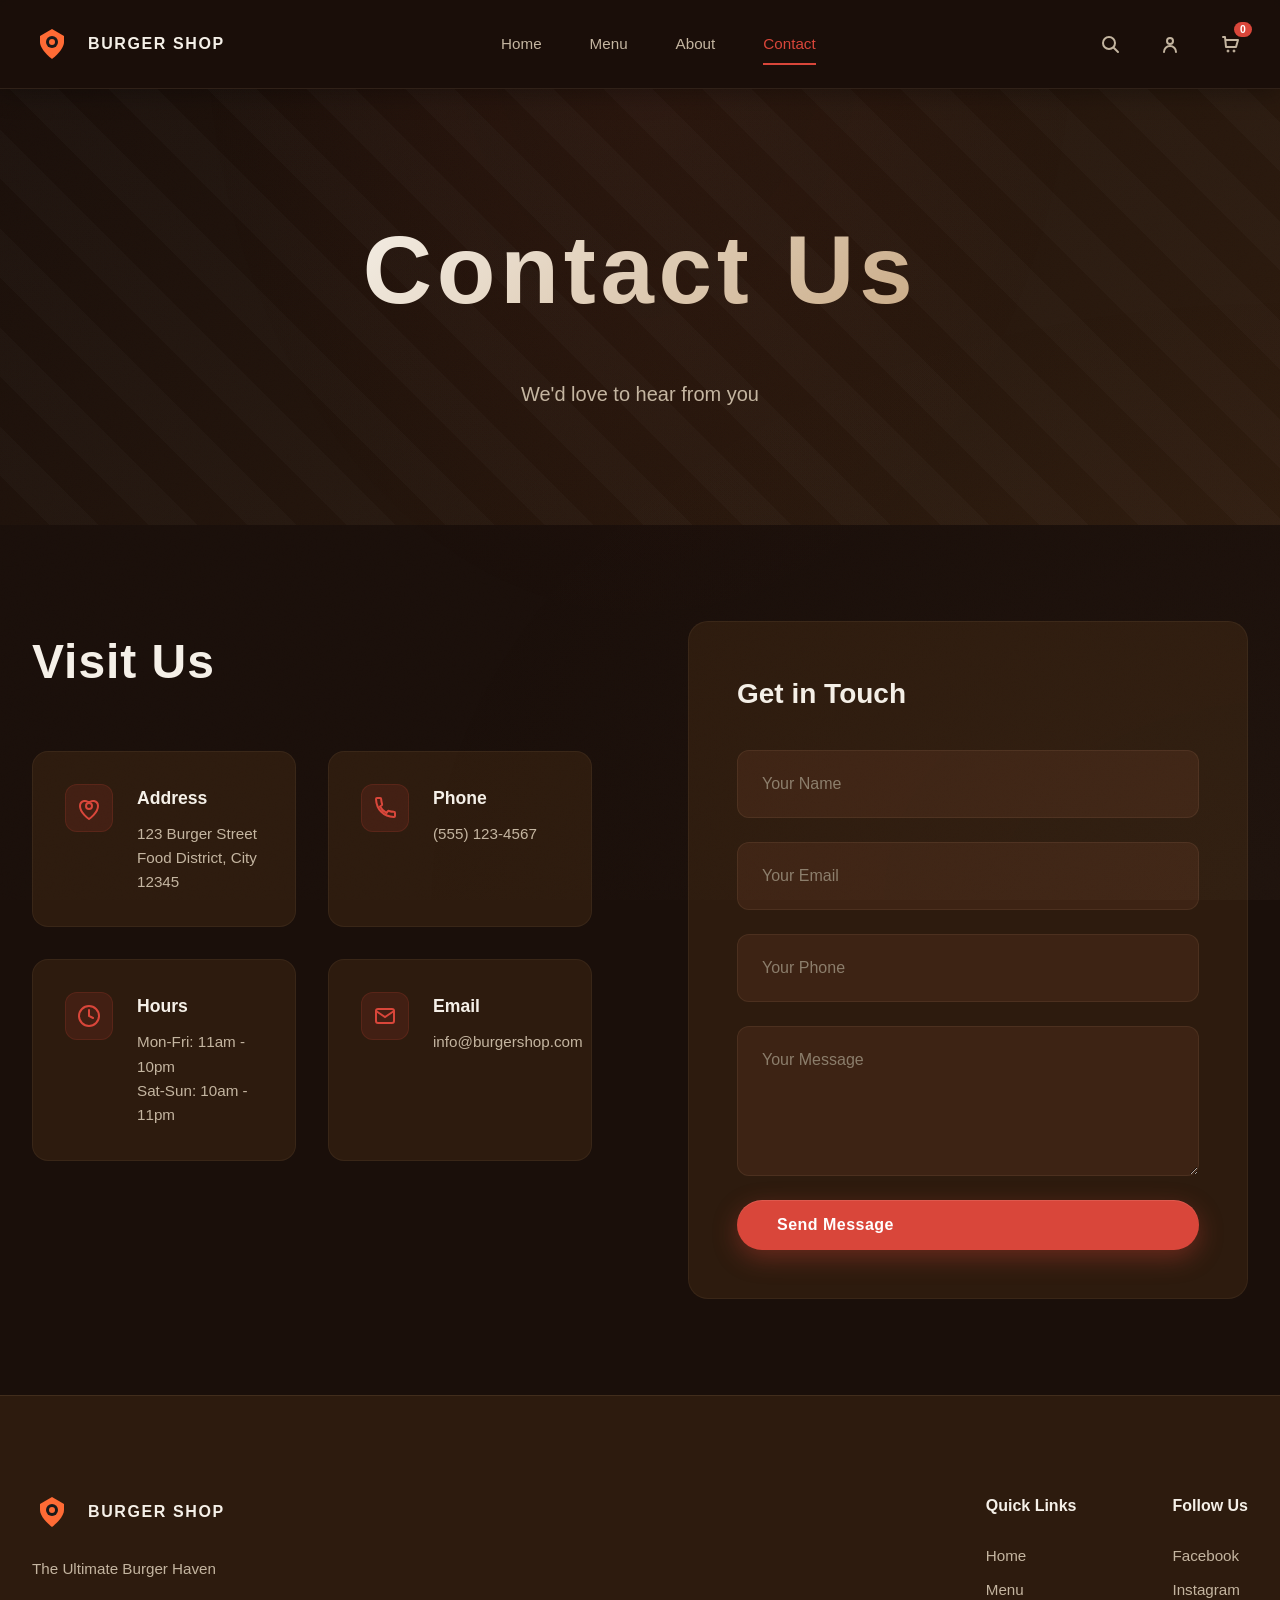
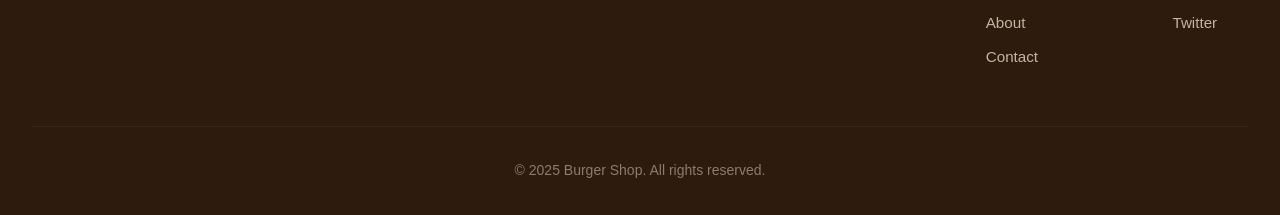
<file: contact.html>
<!DOCTYPE html>
<html lang="en">
<head>
    <meta charset="UTF-8">
    <meta name="viewport" content="width=device-width, initial-scale=1.0">
    <title>Contact - Burger Shop</title>
    <link rel="preconnect" href="https://fonts.googleapis.com">
    <link rel="preconnect" href="https://fonts.gstatic.com" crossorigin>
    <link href="https://fonts.googleapis.com/css2?family=Black+Ops+One&family=Outfit:wght@300;400;500;600;700;800;900&display=swap" rel="stylesheet">
    <link rel="stylesheet" href="styles.css">
</head>
<body>
    <div class="particles-container" id="particles"></div>

    <header class="header">
        <div class="header-content">
            <div class="logo">
                <svg width="40" height="40" viewBox="0 0 40 40" fill="none" xmlns="http://www.w3.org/2000/svg">
                    <path d="M20 5L8 12V18C8 26 20 35 20 35C20 35 32 26 32 18V12L20 5Z" fill="#FF6B35"/>
                    <circle cx="20" cy="18" r="6" fill="#1A1A1A"/>
                    <circle cx="20" cy="18" r="3" fill="#FF6B35"/>
                </svg>
                <div class="logo-text">
                    <span class="logo-name">BURGER SHOP</span>
                </div>
            </div>
            <nav class="nav-menu">
                <a href="index.html" class="nav-link">Home</a>
                <a href="menu.html" class="nav-link">Menu</a>
                <a href="about.html" class="nav-link">About</a>
                <a href="contact.html" class="nav-link active">Contact</a>
            </nav>
            <div class="header-actions">
                <button class="icon-btn" aria-label="Search">
                    <svg width="20" height="20" viewBox="0 0 20 20" fill="none" stroke="currentColor">
                        <circle cx="9" cy="9" r="6" stroke-width="2"/>
                        <path d="M14 14L18 18" stroke-width="2" stroke-linecap="round"/>
                    </svg>
                </button>
                <button class="icon-btn" aria-label="Account">
                    <svg width="20" height="20" viewBox="0 0 20 20" fill="none" stroke="currentColor">
                        <circle cx="10" cy="7" r="3" stroke-width="2"/>
                        <path d="M4 18C4 14.686 6.686 12 10 12C13.314 12 16 14.686 16 18" stroke-width="2" stroke-linecap="round"/>
                    </svg>
                </button>
                <button class="icon-btn cart-btn" aria-label="Cart">
                    <svg width="20" height="20" viewBox="0 0 20 20" fill="none" stroke="currentColor">
                        <path d="M3 3H5L6 13H16L18 6H6" stroke-width="2" stroke-linecap="round" stroke-linejoin="round"/>
                        <circle cx="8" cy="17" r="1" fill="currentColor"/>
                        <circle cx="14" cy="17" r="1" fill="currentColor"/>
                    </svg>
                    <span class="cart-count">0</span>
                </button>
            </div>
        </div>
    </header>

    <section class="page-hero">
        <div class="page-hero-content">
            <h1 class="page-title">Contact Us</h1>
            <p class="page-subtitle">We'd love to hear from you</p>
        </div>
    </section>

    <section class="contact-section" id="contact">
        <div class="contact-container">
            <div class="contact-info">
                <h2 class="contact-title">Visit Us</h2>
                <div class="info-grid">
                    <div class="info-card">
                        <div class="info-icon">
                            <svg width="24" height="24" viewBox="0 0 24 24" fill="none" stroke="currentColor">
                                <path d="M21 10C21 17 12 23 12 23C12 23 3 17 3 10C3 7.61 4.79 5.64 7 5.06C8.26 4.77 9.61 5.04 10.75 5.75C11.5 6.17 12.5 6.17 13.25 5.75C14.39 5.04 15.74 4.77 17 5.06C19.21 5.64 21 7.61 21 10Z" stroke-width="2"/>
                                <circle cx="12" cy="10" r="3" stroke-width="2"/>
                            </svg>
                        </div>
                        <div class="info-content">
                            <h3>Address</h3>
                            <p>123 Burger Street<br>Food District, City 12345</p>
                        </div>
                    </div>
                    <div class="info-card">
                        <div class="info-icon">
                            <svg width="24" height="24" viewBox="0 0 24 24" fill="none" stroke="currentColor">
                                <path d="M22 16.92V19.92C22 20.52 21.52 21 20.92 21C10.41 20.45 3.55 13.59 3 3.08C3 2.48 3.48 2 4.08 2H7.08C7.68 2 8.16 2.48 8.16 3.08C8.25 4.78 8.56 6.42 9.07 7.97C9.21 8.41 9.07 8.89 8.73 9.2L7.09 10.51C8.57 13.63 10.37 15.43 13.49 16.91L14.8 15.27C15.11 14.93 15.59 14.79 16.03 14.93C17.58 15.44 19.22 15.75 20.92 15.84C21.52 15.84 22 16.32 22 16.92Z" stroke-width="2"/>
                            </svg>
                        </div>
                        <div class="info-content">
                            <h3>Phone</h3>
                            <p>(555) 123-4567</p>
                        </div>
                    </div>
                    <div class="info-card">
                        <div class="info-icon">
                            <svg width="24" height="24" viewBox="0 0 24 24" fill="none" stroke="currentColor">
                                <circle cx="12" cy="12" r="10" stroke-width="2"/>
                                <path d="M12 6V12L16 14" stroke-width="2" stroke-linecap="round"/>
                            </svg>
                        </div>
                        <div class="info-content">
                            <h3>Hours</h3>
                            <p>Mon-Fri: 11am - 10pm<br>Sat-Sun: 10am - 11pm</p>
                        </div>
                    </div>
                    <div class="info-card">
                        <div class="info-icon">
                            <svg width="24" height="24" viewBox="0 0 24 24" fill="none" stroke="currentColor">
                                <rect x="3" y="5" width="18" height="14" rx="2" stroke-width="2"/>
                                <path d="M3 7L12 13L21 7" stroke-width="2" stroke-linecap="round"/>
                            </svg>
                        </div>
                        <div class="info-content">
                            <h3>Email</h3>
                            <p>info@burgershop.com</p>
                        </div>
                    </div>
                </div>
            </div>
            <div class="contact-form-section">
                <h3 class="form-heading">Get in Touch</h3>
                <form class="contact-form">
                    <input type="text" placeholder="Your Name" class="form-input" required>
                    <input type="email" placeholder="Your Email" class="form-input" required>
                    <input type="tel" placeholder="Your Phone" class="form-input">
                    <textarea placeholder="Your Message" class="form-textarea" rows="5" required></textarea>
                    <button type="submit" class="btn btn-primary btn-block">Send Message</button>
                </form>
            </div>
        </div>
    </section>

    <footer class="footer">
        <div class="footer-content">
            <div class="footer-brand">
                <div class="logo">
                    <svg width="40" height="40" viewBox="0 0 40 40" fill="none" xmlns="http://www.w3.org/2000/svg">
                        <path d="M20 5L8 12V18C8 26 20 35 20 35C20 35 32 26 32 18V12L20 5Z" fill="#FF6B35"/>
                        <circle cx="20" cy="18" r="6" fill="#1A1A1A"/>
                        <circle cx="20" cy="18" r="3" fill="#FF6B35"/>
                    </svg>
                    <div class="logo-text">
                        <span class="logo-name">BURGER SHOP</span>
                    </div>
                </div>
                <p class="footer-tagline">The Ultimate Burger Haven</p>
            </div>
            <div class="footer-links">
                <div class="footer-column">
                    <h4>Quick Links</h4>
                    <a href="index.html">Home</a>
                    <a href="menu.html">Menu</a>
                    <a href="about.html">About</a>
                    <a href="contact.html">Contact</a>
                </div>
                <div class="footer-column">
                    <h4>Follow Us</h4>
                    <a href="#">Facebook</a>
                    <a href="#">Instagram</a>
                    <a href="#">Twitter</a>
                </div>
            </div>
        </div>
        <div class="footer-bottom">
            <p>&copy; 2025 Burger Shop. All rights reserved.</p>
        </div>
    </footer>

    <script src="script.js"></script>
</body>
</html>
</file>
<file: styles.css>
/* ================================================
   BURGER SHOP - Warm Artisanal Aesthetic
   Inspired by Smashny Burger
   ================================================ */

/* CSS Variables */
:root {
    /* Colors - Warm Brown Palette */
    --color-bg-primary: #1A0F0A;
    --color-bg-secondary: #2D1B0E;
    --color-bg-tertiary: #3D2314;
    --color-accent-primary: #D9463A;
    --color-accent-secondary: #E8564A;
    --color-warm-light: #C8A882;
    --color-text-primary: #F5F0E8;
    --color-text-secondary: #C4B5A0;
    --color-text-muted: #8B7D6B;

    /* Typography */
    --font-display: 'Bebas Neue', 'Oswald', 'Impact', sans-serif;
    --font-body: 'Inter', -apple-system, BlinkMacSystemFont, sans-serif;

    /* Spacing */
    --spacing-xs: 0.5rem;
    --spacing-sm: 1rem;
    --spacing-md: 1.5rem;
    --spacing-lg: 2rem;
    --spacing-xl: 3rem;
    --spacing-2xl: 4rem;
    --spacing-3xl: 6rem;

    /* Shadows */
    --shadow-sm: 0 2px 8px rgba(0, 0, 0, 0.3);
    --shadow-md: 0 4px 16px rgba(0, 0, 0, 0.4);
    --shadow-lg: 0 8px 32px rgba(0, 0, 0, 0.5);
    --shadow-xl: 0 16px 48px rgba(0, 0, 0, 0.6);
    --shadow-glow: 0 0 30px rgba(255, 107, 53, 0.3);

    /* Transitions */
    --transition-fast: 0.15s cubic-bezier(0.4, 0, 0.2, 1);
    --transition-base: 0.3s cubic-bezier(0.4, 0, 0.2, 1);
    --transition-slow: 0.6s cubic-bezier(0.4, 0, 0.2, 1);
}

/* ================================================
   GLOBAL STYLES
   ================================================ */

* {
    margin: 0;
    padding: 0;
    box-sizing: border-box;
}

html {
    scroll-behavior: smooth;
}

body {
    font-family: var(--font-body);
    background-color: var(--color-bg-primary);
    color: var(--color-text-primary);
    line-height: 1.7;
    overflow-x: hidden;
    position: relative;
    -webkit-font-smoothing: antialiased;
    -moz-osx-font-smoothing: grayscale;
}

/* Warm Grain Texture */
body::before {
    content: '';
    position: fixed;
    top: 0;
    left: 0;
    width: 100%;
    height: 100%;
    background-image: url("data:image/svg+xml,%3Csvg viewBox='0 0 400 400' xmlns='http://www.w3.org/2000/svg'%3E%3Cfilter id='noiseFilter'%3E%3CfeTurbulence type='fractalNoise' baseFrequency='1.5' numOctaves='3' stitchTiles='stitch'/%3E%3C/filter%3E%3Crect width='100%25' height='100%25' filter='url(%23noiseFilter)' opacity='0.03'/%3E%3C/svg%3E");
    pointer-events: none;
    z-index: 100;
    mix-blend-mode: overlay;
}

/* Warm atmospheric overlay */
body::after {
    content: '';
    position: fixed;
    top: 0;
    left: 0;
    width: 100%;
    height: 100%;
    background: radial-gradient(ellipse at top, rgba(217, 70, 58, 0.05) 0%, transparent 50%),
                radial-gradient(ellipse at bottom right, rgba(200, 168, 130, 0.03) 0%, transparent 50%);
    pointer-events: none;
    z-index: 1;
}

/* Particles Container */
.particles-container {
    position: fixed;
    top: 0;
    left: 0;
    width: 100%;
    height: 100%;
    pointer-events: none;
    z-index: 1;
    overflow: hidden;
}

/* ================================================
   HEADER
   ================================================ */

.header {
    position: fixed;
    top: 0;
    left: 0;
    right: 0;
    z-index: 1000;
    background: rgba(26, 15, 10, 0.97);
    backdrop-filter: blur(20px) saturate(180%);
    border-bottom: 1px solid rgba(200, 168, 130, 0.12);
    box-shadow: 0 4px 24px rgba(0, 0, 0, 0.3);
}

.header-content {
    max-width: 1400px;
    margin: 0 auto;
    padding: var(--spacing-md) var(--spacing-lg);
    display: flex;
    align-items: center;
    justify-content: space-between;
    gap: var(--spacing-lg);
}

.logo {
    display: flex;
    align-items: center;
    gap: var(--spacing-sm);
    transition: transform var(--transition-base);
}

.logo:hover {
    transform: scale(1.05);
}

.logo-name {
    font-family: var(--font-body);
    font-weight: 800;
    font-size: 1rem;
    letter-spacing: 0.1em;
    color: var(--color-text-primary);
}

.nav-menu {
    display: flex;
    gap: var(--spacing-xl);
}

.nav-link {
    color: var(--color-text-secondary);
    text-decoration: none;
    font-weight: 500;
    font-size: 0.95rem;
    transition: color var(--transition-base);
    position: relative;
}

.nav-link::after {
    content: '';
    position: absolute;
    bottom: -8px;
    left: 0;
    width: 0;
    height: 2px;
    background: var(--color-accent-primary);
    transition: width var(--transition-base);
}

.nav-link:hover,
.nav-link.active {
    color: var(--color-accent-primary);
}

.nav-link.active::after {
    width: 100%;
}

.header-actions {
    display: flex;
    gap: var(--spacing-md);
    align-items: center;
}

.icon-btn {
    background: transparent;
    border: none;
    color: var(--color-text-secondary);
    cursor: pointer;
    padding: var(--spacing-xs);
    border-radius: 50%;
    transition: all var(--transition-base);
    display: flex;
    align-items: center;
    justify-content: center;
    position: relative;
}

.icon-btn:hover {
    color: var(--color-text-primary);
    background: rgba(255, 255, 255, 0.05);
}

.cart-count {
    position: absolute;
    top: -4px;
    right: -4px;
    background: var(--color-accent-primary);
    color: white;
    font-size: 0.65rem;
    font-weight: 700;
    padding: 2px 6px;
    border-radius: 10px;
    min-width: 18px;
    text-align: center;
}

/* ================================================
   HERO SECTION
   ================================================ */

.hero {
    min-height: 100vh;
    padding-top: 100px;
    position: relative;
    background: var(--color-bg-primary);
    display: flex;
    flex-direction: column;
    justify-content: center;
}

.hero-container {
    max-width: 1400px;
    margin: 0 auto;
    padding: var(--spacing-3xl) var(--spacing-lg);
    display: grid;
    grid-template-columns: 1fr 1fr;
    gap: var(--spacing-3xl);
    align-items: center;
}

.hero-content {
    animation: slideInLeft 1s cubic-bezier(0.16, 1, 0.3, 1);
}

@keyframes slideInLeft {
    from {
        opacity: 0;
        transform: translateX(-80px);
    }
    to {
        opacity: 1;
        transform: translateX(0);
    }
}

.hero-title {
    font-family: var(--font-display);
    font-size: clamp(3rem, 6vw, 5rem);
    line-height: 1.05;
    margin-bottom: var(--spacing-lg);
    letter-spacing: 0.08em;
    display: flex;
    flex-direction: column;
    gap: var(--spacing-xs);
    text-transform: uppercase;
}

.title-line {
    display: block;
    background: linear-gradient(135deg, #F5F0E8 0%, #C8A882 100%);
    -webkit-background-clip: text;
    -webkit-text-fill-color: transparent;
    background-clip: text;
    position: relative;
}

.title-line::first-line {
    font-size: 1.1em;
}

.hero-description {
    font-size: 1.1rem;
    line-height: 1.8;
    color: var(--color-text-secondary);
    margin-bottom: var(--spacing-xl);
    max-width: 540px;
}

.hero-cta {
    display: flex;
    gap: var(--spacing-md);
    flex-wrap: wrap;
}

.btn {
    padding: 1rem 2.5rem;
    font-family: var(--font-body);
    font-weight: 600;
    font-size: 1rem;
    border: none;
    border-radius: 50px;
    cursor: pointer;
    transition: all var(--transition-base);
    display: inline-flex;
    align-items: center;
    gap: var(--spacing-xs);
    position: relative;
    overflow: hidden;
}

.btn::before {
    content: '';
    position: absolute;
    top: 50%;
    left: 50%;
    width: 0;
    height: 0;
    background: rgba(255, 255, 255, 0.1);
    border-radius: 50%;
    transform: translate(-50%, -50%);
    transition: width var(--transition-slow), height var(--transition-slow);
}

.btn:hover::before {
    width: 400px;
    height: 400px;
}

.btn-primary {
    background: var(--color-accent-primary);
    color: white;
    box-shadow: 0 8px 24px rgba(217, 70, 58, 0.35),
                inset 0 1px 0 rgba(255, 255, 255, 0.1);
    letter-spacing: 0.03em;
}

.btn-primary:hover {
    background: var(--color-accent-secondary);
    transform: translateY(-2px);
    box-shadow: 0 12px 36px rgba(217, 70, 58, 0.45),
                inset 0 1px 0 rgba(255, 255, 255, 0.15);
}

.btn-secondary {
    background: rgba(200, 168, 130, 0.08);
    color: var(--color-warm-light);
    border: 2px solid rgba(200, 168, 130, 0.2);
    letter-spacing: 0.03em;
}

.btn-secondary:hover {
    background: rgba(200, 168, 130, 0.15);
    border-color: rgba(200, 168, 130, 0.4);
    color: var(--color-text-primary);
}

.btn-block {
    width: 100%;
}

/* Hero Image */
.hero-image {
    position: relative;
    display: flex;
    align-items: center;
    justify-content: center;
    animation: slideInRight 1s cubic-bezier(0.16, 1, 0.3, 1);
}

@keyframes slideInRight {
    from {
        opacity: 0;
        transform: translateX(80px);
    }
    to {
        opacity: 1;
        transform: translateX(0);
    }
}

.burger-showcase {
    position: relative;
    width: 100%;
    max-width: 600px;
    aspect-ratio: 1;
}

.main-burger {
    width: 100%;
    height: 100%;
    object-fit: contain;
    filter: drop-shadow(0 20px 60px rgba(0, 0, 0, 0.6));
    animation: float 6s ease-in-out infinite;
}

@keyframes float {
    0%, 100% {
        transform: translateY(0px);
    }
    50% {
        transform: translateY(-20px);
    }
}

/* Floating Sesame Seeds */
.floating-sesame {
    position: absolute;
    width: 8px;
    height: 8px;
    background: radial-gradient(circle, #FFE4B5 0%, #DEB887 100%);
    border-radius: 50%;
    animation: floatSesame 4s ease-in-out infinite;
    opacity: 0.9;
}

.sesame-1 {
    top: 10%;
    right: 20%;
    animation-delay: 0s;
}

.sesame-2 {
    top: 15%;
    right: 35%;
    animation-delay: 0.5s;
    width: 6px;
    height: 6px;
}

.sesame-3 {
    top: 25%;
    right: 15%;
    animation-delay: 1s;
}

.sesame-4 {
    top: 20%;
    right: 45%;
    animation-delay: 1.5s;
    width: 7px;
    height: 7px;
}

.sesame-5 {
    top: 30%;
    right: 25%;
    animation-delay: 2s;
    width: 5px;
    height: 5px;
}

.sesame-6 {
    top: 35%;
    right: 40%;
    animation-delay: 2.5s;
}

@keyframes floatSesame {
    0% {
        transform: translateY(0) rotate(0deg);
        opacity: 0;
    }
    20% {
        opacity: 0.9;
    }
    100% {
        transform: translateY(400px) rotate(360deg);
        opacity: 0;
    }
}

/* Sauce Drips */
.sauce-drip {
    position: absolute;
    width: 4px;
    background: linear-gradient(180deg, var(--color-accent-primary) 0%, transparent 100%);
    border-radius: 2px;
    animation: drip 3s ease-in-out infinite;
}

.drip-1 {
    bottom: 20%;
    right: 30%;
    height: 60px;
    animation-delay: 0s;
}

.drip-2 {
    bottom: 25%;
    right: 45%;
    height: 80px;
    animation-delay: 0.5s;
}

.drip-3 {
    bottom: 15%;
    right: 55%;
    height: 50px;
    animation-delay: 1s;
}

@keyframes drip {
    0% {
        transform: translateY(-20px);
        opacity: 0;
    }
    20% {
        opacity: 1;
    }
    100% {
        transform: translateY(100px);
        opacity: 0;
    }
}

/* ================================================
   BURGER CAROUSEL
   ================================================ */

.burger-carousel {
    max-width: 1400px;
    margin: 0 auto;
    padding: 0 var(--spacing-lg) var(--spacing-3xl);
    display: flex;
    align-items: center;
    gap: var(--spacing-lg);
    animation: fadeInUp 1s cubic-bezier(0.16, 1, 0.3, 1) 0.5s both;
}

@keyframes fadeInUp {
    from {
        opacity: 0;
        transform: translateY(40px);
    }
    to {
        opacity: 1;
        transform: translateY(0);
    }
}

.carousel-track {
    display: flex;
    gap: var(--spacing-md);
    overflow-x: auto;
    scroll-behavior: smooth;
    scrollbar-width: none;
    -ms-overflow-style: none;
    flex: 1;
}

.carousel-track::-webkit-scrollbar {
    display: none;
}

.burger-thumb {
    flex-shrink: 0;
    width: 120px;
    height: 120px;
    border-radius: 16px;
    overflow: hidden;
    border: 3px solid transparent;
    transition: all var(--transition-base);
    cursor: pointer;
    position: relative;
}

.burger-thumb::before {
    content: '';
    position: absolute;
    inset: 0;
    background: rgba(0, 0, 0, 0.4);
    transition: opacity var(--transition-base);
}

.burger-thumb.active::before,
.burger-thumb:hover::before {
    opacity: 0;
}

.burger-thumb.active {
    border-color: var(--color-accent-primary);
    box-shadow: 0 0 24px rgba(217, 70, 58, 0.5),
                0 8px 16px rgba(0, 0, 0, 0.3);
}

.burger-thumb:hover {
    transform: translateY(-8px);
    border-color: rgba(200, 168, 130, 0.4);
}

.burger-thumb img {
    width: 100%;
    height: 100%;
    object-fit: cover;
}

.carousel-arrow {
    background: rgba(200, 168, 130, 0.08);
    border: 1px solid rgba(200, 168, 130, 0.15);
    color: var(--color-warm-light);
    width: 48px;
    height: 48px;
    border-radius: 50%;
    display: flex;
    align-items: center;
    justify-content: center;
    cursor: pointer;
    transition: all var(--transition-base);
    flex-shrink: 0;
}

.carousel-arrow:hover {
    background: rgba(217, 70, 58, 0.15);
    border-color: var(--color-accent-primary);
    color: var(--color-accent-primary);
    transform: scale(1.05);
}

/* ================================================
   MENU SECTION
   ================================================ */

.menu-section {
    padding: var(--spacing-3xl) var(--spacing-lg);
    background: var(--color-bg-secondary);
}

.section-header {
    text-align: center;
    margin-bottom: var(--spacing-3xl);
}

.section-label {
    display: inline-block;
    padding: var(--spacing-xs) var(--spacing-md);
    background: rgba(217, 70, 58, 0.12);
    color: var(--color-accent-primary);
    border: 1px solid rgba(217, 70, 58, 0.2);
    border-radius: 50px;
    font-size: 0.875rem;
    font-weight: 600;
    letter-spacing: 0.15em;
    text-transform: uppercase;
    margin-bottom: var(--spacing-md);
}

.section-title {
    font-family: var(--font-display);
    font-size: clamp(2.5rem, 5vw, 4rem);
    margin-bottom: var(--spacing-sm);
    letter-spacing: 0.06em;
    text-transform: uppercase;
}

.section-description {
    color: var(--color-text-secondary);
    font-size: 1.1rem;
}

.menu-grid {
    max-width: 1400px;
    margin: 0 auto;
    display: grid;
    grid-template-columns: repeat(auto-fit, minmax(300px, 1fr));
    gap: var(--spacing-xl);
}

.menu-card {
    background: var(--color-bg-tertiary);
    border-radius: 20px;
    overflow: hidden;
    transition: all var(--transition-base);
    border: 1px solid rgba(200, 168, 130, 0.08);
}

.menu-card:hover {
    transform: translateY(-8px);
    border-color: rgba(217, 70, 58, 0.4);
    box-shadow: 0 16px 48px rgba(0, 0, 0, 0.6),
                0 0 0 1px rgba(217, 70, 58, 0.2);
}

.card-image {
    position: relative;
    overflow: hidden;
    height: 280px;
    background: linear-gradient(135deg, #3D2314 0%, #2D1B0E 100%);
}

.card-image img {
    width: 100%;
    height: 100%;
    object-fit: cover;
    transition: transform var(--transition-slow);
}

.menu-card:hover .card-image img {
    transform: scale(1.1) rotate(2deg);
}

.card-badge {
    position: absolute;
    top: var(--spacing-md);
    right: var(--spacing-md);
    background: var(--color-accent-primary);
    color: white;
    padding: var(--spacing-xs) var(--spacing-md);
    border-radius: 50px;
    font-size: 0.75rem;
    font-weight: 700;
    text-transform: uppercase;
    letter-spacing: 0.05em;
    box-shadow: var(--shadow-md);
}

.badge-special {
    background: linear-gradient(135deg, #FFD700 0%, #FFA500 100%);
}

.badge-hot {
    background: linear-gradient(135deg, #FF4136 0%, #DC143C 100%);
}

.badge-veggie {
    background: linear-gradient(135deg, #2ECC40 0%, #01FF70 100%);
}

.card-content {
    padding: var(--spacing-lg);
}

.card-title {
    font-family: var(--font-body);
    font-size: 1.5rem;
    font-weight: 700;
    margin-bottom: var(--spacing-xs);
}

.card-description {
    color: var(--color-text-secondary);
    font-size: 0.95rem;
    line-height: 1.6;
    margin-bottom: var(--spacing-lg);
}

.card-footer {
    display: flex;
    justify-content: space-between;
    align-items: center;
}

.card-price {
    font-family: var(--font-body);
    font-size: 2rem;
    font-weight: 800;
    color: var(--color-accent-primary);
}

.add-btn {
    background: rgba(200, 168, 130, 0.08);
    color: var(--color-warm-light);
    border: 1px solid rgba(200, 168, 130, 0.2);
    padding: var(--spacing-xs) var(--spacing-md);
    border-radius: 50px;
    font-family: var(--font-body);
    font-weight: 600;
    font-size: 0.9rem;
    cursor: pointer;
    display: flex;
    align-items: center;
    gap: var(--spacing-xs);
    transition: all var(--transition-base);
    letter-spacing: 0.03em;
}

.add-btn:hover {
    background: var(--color-accent-primary);
    border-color: var(--color-accent-primary);
    color: white;
    transform: scale(1.05);
    box-shadow: 0 4px 16px rgba(217, 70, 58, 0.3);
}

/* ================================================
   CONTACT SECTION
   ================================================ */

.contact-section {
    padding: var(--spacing-3xl) var(--spacing-lg);
    background: var(--color-bg-primary);
}

.contact-container {
    max-width: 1400px;
    margin: 0 auto;
    display: grid;
    grid-template-columns: 1fr 1fr;
    gap: var(--spacing-3xl);
}

.contact-title {
    font-family: var(--font-display);
    font-size: clamp(2rem, 4vw, 3rem);
    margin-bottom: var(--spacing-xl);
    letter-spacing: 0.02em;
}

.info-grid {
    display: grid;
    grid-template-columns: repeat(auto-fit, minmax(250px, 1fr));
    gap: var(--spacing-lg);
}

.info-card {
    background: var(--color-bg-secondary);
    padding: var(--spacing-lg);
    border-radius: 16px;
    border: 1px solid rgba(200, 168, 130, 0.08);
    display: flex;
    gap: var(--spacing-md);
    transition: all var(--transition-base);
}

.info-card:hover {
    border-color: rgba(217, 70, 58, 0.3);
    transform: translateY(-4px);
    box-shadow: 0 8px 24px rgba(0, 0, 0, 0.4);
}

.info-icon {
    flex-shrink: 0;
    width: 48px;
    height: 48px;
    background: rgba(217, 70, 58, 0.12);
    border-radius: 12px;
    display: flex;
    align-items: center;
    justify-content: center;
    color: var(--color-accent-primary);
    border: 1px solid rgba(217, 70, 58, 0.15);
}

.info-content h3 {
    font-size: 1.1rem;
    font-weight: 700;
    margin-bottom: var(--spacing-xs);
}

.info-content p {
    color: var(--color-text-secondary);
    font-size: 0.95rem;
    line-height: 1.6;
}

.contact-form-section {
    background: var(--color-bg-secondary);
    padding: var(--spacing-xl);
    border-radius: 20px;
    border: 1px solid rgba(200, 168, 130, 0.08);
}

.form-heading {
    font-family: var(--font-body);
    font-size: 1.75rem;
    font-weight: 700;
    margin-bottom: var(--spacing-lg);
    color: var(--color-text-primary);
}

.contact-form {
    display: flex;
    flex-direction: column;
    gap: var(--spacing-md);
}

.form-input,
.form-textarea {
    width: 100%;
    padding: var(--spacing-md);
    background: var(--color-bg-tertiary);
    border: 1px solid rgba(200, 168, 130, 0.1);
    border-radius: 12px;
    color: var(--color-text-primary);
    font-family: var(--font-body);
    font-size: 1rem;
    transition: all var(--transition-base);
}

.form-input:focus,
.form-textarea:focus {
    outline: none;
    border-color: var(--color-accent-primary);
    background: var(--color-bg-primary);
    box-shadow: 0 0 0 3px rgba(217, 70, 58, 0.1);
}

.form-input::placeholder,
.form-textarea::placeholder {
    color: var(--color-text-muted);
}

.form-textarea {
    resize: vertical;
    min-height: 150px;
}

/* ================================================
   FOOTER
   ================================================ */

.footer {
    background: var(--color-bg-secondary);
    border-top: 1px solid rgba(200, 168, 130, 0.12);
    padding: var(--spacing-3xl) var(--spacing-lg) var(--spacing-lg);
}

.footer-content {
    max-width: 1400px;
    margin: 0 auto;
    display: flex;
    justify-content: space-between;
    gap: var(--spacing-3xl);
    margin-bottom: var(--spacing-xl);
}

.footer-brand {
    max-width: 400px;
}

.footer-tagline {
    margin-top: var(--spacing-md);
    color: var(--color-text-secondary);
    font-size: 0.95rem;
}

.footer-links {
    display: flex;
    gap: var(--spacing-3xl);
}

.footer-column h4 {
    font-size: 1rem;
    font-weight: 700;
    margin-bottom: var(--spacing-md);
    color: var(--color-text-primary);
}

.footer-column a {
    display: block;
    color: var(--color-text-secondary);
    text-decoration: none;
    font-size: 0.95rem;
    margin-bottom: var(--spacing-xs);
    transition: color var(--transition-base);
}

.footer-column a:hover {
    color: var(--color-accent-primary);
}

.footer-bottom {
    max-width: 1400px;
    margin: 0 auto;
    padding-top: var(--spacing-lg);
    border-top: 1px solid rgba(200, 168, 130, 0.08);
    text-align: center;
    color: var(--color-text-muted);
    font-size: 0.875rem;
}

/* ================================================
   RESPONSIVE DESIGN
   ================================================ */

@media (max-width: 1024px) {
    .hero-container {
        grid-template-columns: 1fr;
        gap: var(--spacing-2xl);
    }

    .hero-image {
        order: -1;
    }

    .contact-container {
        grid-template-columns: 1fr;
    }
}

@media (max-width: 768px) {
    .header-content {
        padding: var(--spacing-sm) var(--spacing-md);
    }

    .nav-menu {
        display: none;
    }

    .hero {
        padding-top: 80px;
    }

    .hero-container {
        padding: var(--spacing-xl) var(--spacing-md);
    }

    .hero-title {
        font-size: 2.5rem;
    }

    .burger-carousel {
        padding: 0 var(--spacing-md) var(--spacing-xl);
    }

    .burger-thumb {
        width: 100px;
        height: 100px;
    }

    .menu-grid {
        grid-template-columns: 1fr;
    }

    .info-grid {
        grid-template-columns: 1fr;
    }

    .footer-content {
        flex-direction: column;
    }

    .footer-links {
        flex-direction: column;
        gap: var(--spacing-xl);
    }
}

@media (max-width: 480px) {
    .hero-cta {
        flex-direction: column;
        width: 100%;
    }

    .btn {
        width: 100%;
        justify-content: center;
    }

    .carousel-arrow {
        width: 40px;
        height: 40px;
    }

    .burger-thumb {
        width: 80px;
        height: 80px;
    }
}

/* ================================================
   PAGE HERO (FOR SUBPAGES)
   ================================================ */

.page-hero {
    min-height: 50vh;
    display: flex;
    align-items: center;
    justify-content: center;
    background: linear-gradient(135deg, var(--color-bg-primary) 0%, var(--color-bg-secondary) 100%);
    position: relative;
    margin-top: 75px;
    padding: var(--spacing-3xl) var(--spacing-lg);
    text-align: center;
}

.page-hero::before {
    content: '';
    position: absolute;
    top: 0;
    left: 0;
    width: 100%;
    height: 100%;
    background-image:
        repeating-linear-gradient(
            45deg,
            transparent,
            transparent 35px,
            rgba(255, 255, 255, 0.02) 35px,
            rgba(255, 255, 255, 0.02) 70px
        );
    pointer-events: none;
}

.page-hero-content {
    position: relative;
    z-index: 2;
    max-width: 800px;
    animation: fadeInUp 1s ease-out;
}

.page-title {
    font-family: var(--font-display);
    font-size: clamp(3rem, 8vw, 6rem);
    margin-bottom: var(--spacing-md);
    letter-spacing: 0.05em;
    background: linear-gradient(135deg, #F5F0E8 0%, #C8A882 100%);
    -webkit-background-clip: text;
    -webkit-text-fill-color: transparent;
    background-clip: text;
}

.page-subtitle {
    font-size: 1.25rem;
    color: var(--color-text-secondary);
    line-height: 1.8;
}

/* ================================================
   MENU FILTER
   ================================================ */

.menu-filter-section {
    background: var(--color-bg-secondary);
    padding: var(--spacing-xl) var(--spacing-lg);
    border-bottom: 1px solid rgba(200, 168, 130, 0.12);
    position: sticky;
    top: 75px;
    z-index: 100;
    backdrop-filter: blur(10px);
}

.filter-container {
    max-width: 1400px;
    margin: 0 auto;
    display: flex;
    gap: var(--spacing-sm);
    justify-content: center;
    flex-wrap: wrap;
}

.filter-btn {
    padding: var(--spacing-xs) var(--spacing-md);
    background: rgba(200, 168, 130, 0.05);
    color: var(--color-text-secondary);
    border: 2px solid rgba(200, 168, 130, 0.15);
    border-radius: 50px;
    font-family: var(--font-body);
    font-weight: 600;
    font-size: 0.95rem;
    cursor: pointer;
    transition: all var(--transition-base);
    letter-spacing: 0.03em;
}

.filter-btn:hover {
    border-color: rgba(217, 70, 58, 0.5);
    color: var(--color-accent-primary);
    background: rgba(217, 70, 58, 0.08);
}

.filter-btn.active {
    background: var(--color-accent-primary);
    border-color: var(--color-accent-primary);
    color: white;
    box-shadow: 0 4px 12px rgba(217, 70, 58, 0.3);
}

/* ================================================
   FULL MENU SECTION
   ================================================ */

.full-menu-section {
    background: var(--color-bg-primary);
    padding: var(--spacing-3xl) var(--spacing-lg);
}

.menu-container {
    max-width: 1400px;
    margin: 0 auto;
}

.menu-category {
    margin-bottom: var(--spacing-3xl);
}

.category-title {
    font-family: var(--font-display);
    font-size: clamp(2rem, 4vw, 3rem);
    margin-bottom: var(--spacing-xl);
    color: var(--color-text-primary);
    letter-spacing: 0.02em;
    position: relative;
    padding-bottom: var(--spacing-sm);
}

.category-title::after {
    content: '';
    position: absolute;
    bottom: 0;
    left: 0;
    width: 80px;
    height: 4px;
    background: var(--color-accent-primary);
}

.category-grid {
    display: grid;
    grid-template-columns: repeat(auto-fill, minmax(320px, 1fr));
    gap: var(--spacing-xl);
}

.sides-grid {
    grid-template-columns: repeat(auto-fill, minmax(280px, 1fr));
}

.menu-item {
    background: var(--color-bg-tertiary);
    border-radius: 20px;
    overflow: hidden;
    transition: all var(--transition-base);
    border: 1px solid rgba(200, 168, 130, 0.08);
    opacity: 0;
    animation: fadeInUp 0.6s ease-out forwards;
}

.menu-item:nth-child(1) { animation-delay: 0.1s; }
.menu-item:nth-child(2) { animation-delay: 0.2s; }
.menu-item:nth-child(3) { animation-delay: 0.3s; }
.menu-item:nth-child(4) { animation-delay: 0.4s; }
.menu-item:nth-child(5) { animation-delay: 0.5s; }
.menu-item:nth-child(6) { animation-delay: 0.6s; }

.menu-item:hover {
    transform: translateY(-8px);
    border-color: rgba(217, 70, 58, 0.4);
    box-shadow: 0 16px 48px rgba(0, 0, 0, 0.6),
                0 0 0 1px rgba(217, 70, 58, 0.2);
}

.item-image {
    position: relative;
    overflow: hidden;
    height: 280px;
    background: linear-gradient(135deg, #3D2314 0%, #2D1B0E 100%);
}

.side-item .item-image {
    height: 200px;
}

.item-image img {
    width: 100%;
    height: 100%;
    object-fit: cover;
    transition: transform var(--transition-slow);
}

.menu-item:hover .item-image img {
    transform: scale(1.1) rotate(2deg);
}

.item-badge {
    position: absolute;
    top: var(--spacing-md);
    right: var(--spacing-md);
    background: var(--color-accent-primary);
    color: white;
    padding: var(--spacing-xs) var(--spacing-md);
    border-radius: 50px;
    font-size: 0.75rem;
    font-weight: 700;
    text-transform: uppercase;
    letter-spacing: 0.05em;
    box-shadow: var(--shadow-md);
}

.badge-premium {
    background: linear-gradient(135deg, #FFD700 0%, #FFA500 100%);
}

.item-details {
    padding: var(--spacing-lg);
}

.item-name {
    font-family: var(--font-body);
    font-size: 1.5rem;
    font-weight: 700;
    margin-bottom: var(--spacing-xs);
    color: var(--color-text-primary);
}

.item-description {
    color: var(--color-text-secondary);
    font-size: 0.95rem;
    line-height: 1.6;
    margin-bottom: var(--spacing-lg);
}

.item-footer {
    display: flex;
    justify-content: space-between;
    align-items: center;
}

.item-price {
    font-family: var(--font-body);
    font-size: 2rem;
    font-weight: 800;
    color: var(--color-accent-primary);
}

/* ================================================
   ABOUT PAGE SPECIFIC
   ================================================ */

.about-story-section {
    background: var(--color-bg-primary);
    padding: var(--spacing-3xl) var(--spacing-lg);
}

.story-container {
    max-width: 1200px;
    margin: 0 auto;
    display: grid;
    grid-template-columns: 1fr 1fr;
    gap: var(--spacing-3xl);
    align-items: center;
}

.story-content h2 {
    font-family: var(--font-display);
    font-size: clamp(2rem, 4vw, 3rem);
    margin-bottom: var(--spacing-lg);
    letter-spacing: 0.02em;
}

.story-content p {
    color: var(--color-text-secondary);
    font-size: 1.1rem;
    line-height: 1.8;
    margin-bottom: var(--spacing-md);
}

.story-image {
    position: relative;
    border-radius: 20px;
    overflow: hidden;
    height: 500px;
}

.story-image img {
    width: 100%;
    height: 100%;
    object-fit: cover;
}

.values-section {
    background: var(--color-bg-secondary);
    padding: var(--spacing-3xl) var(--spacing-lg);
}

.values-grid {
    max-width: 1200px;
    margin: 0 auto;
    display: grid;
    grid-template-columns: repeat(auto-fit, minmax(280px, 1fr));
    gap: var(--spacing-xl);
    margin-top: var(--spacing-xl);
}

.value-card {
    background: var(--color-bg-tertiary);
    padding: var(--spacing-xl);
    border-radius: 16px;
    border: 1px solid rgba(200, 168, 130, 0.08);
    text-align: center;
    transition: all var(--transition-base);
}

.value-card:hover {
    transform: translateY(-8px);
    border-color: rgba(217, 70, 58, 0.3);
    box-shadow: 0 8px 24px rgba(0, 0, 0, 0.4);
}

.value-icon {
    font-size: 3rem;
    margin-bottom: var(--spacing-md);
}

.value-card h3 {
    font-size: 1.5rem;
    margin-bottom: var(--spacing-sm);
}

.value-card p {
    color: var(--color-text-secondary);
    line-height: 1.6;
}

/* ================================================
   RESPONSIVE FOR SUBPAGES
   ================================================ */

@media (max-width: 1024px) {
    .story-container {
        grid-template-columns: 1fr;
    }

    .story-image {
        height: 400px;
    }
}

@media (max-width: 768px) {
    .page-hero {
        min-height: 40vh;
        margin-top: 65px;
    }

    .menu-filter-section {
        top: 65px;
    }

    .filter-container {
        gap: var(--spacing-xs);
    }

    .filter-btn {
        font-size: 0.85rem;
        padding: var(--spacing-xs) var(--spacing-sm);
    }

    .category-grid {
        grid-template-columns: 1fr;
    }

    .sides-grid {
        grid-template-columns: 1fr;
    }
}
</file>
